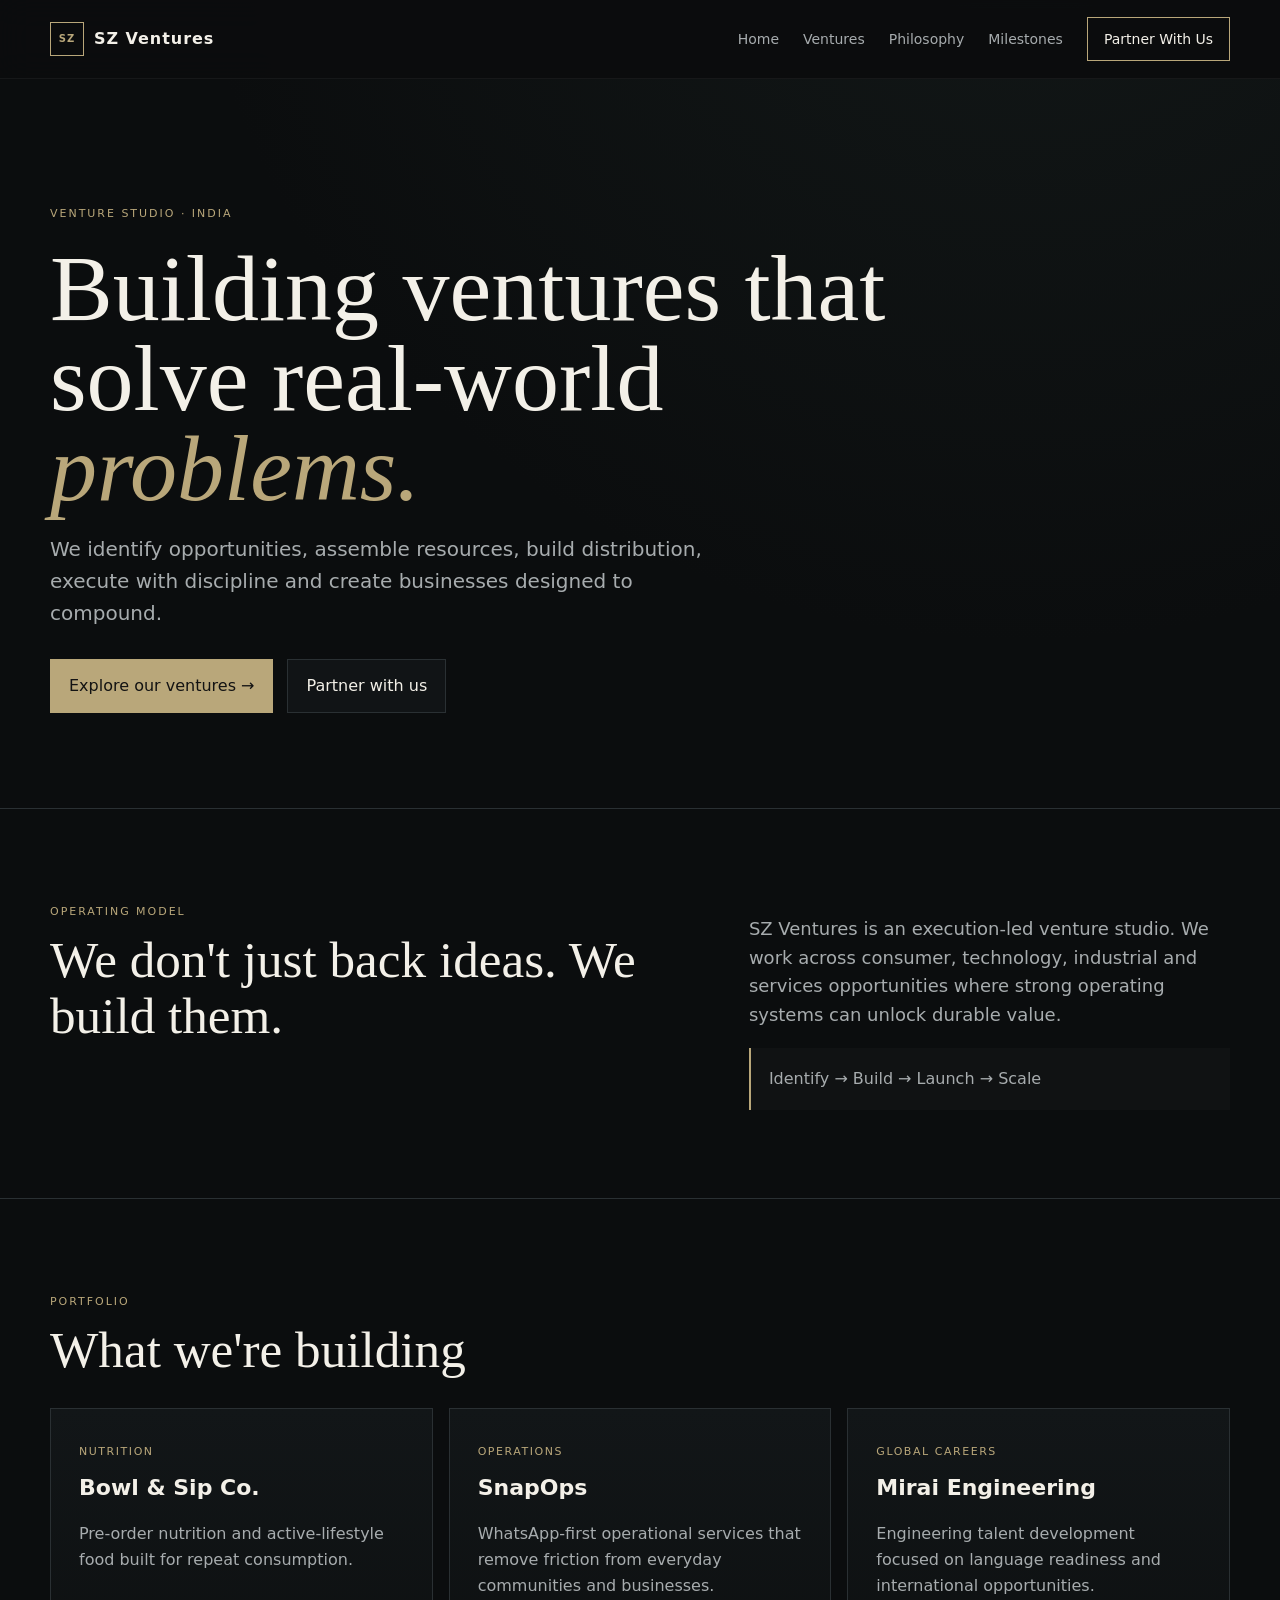
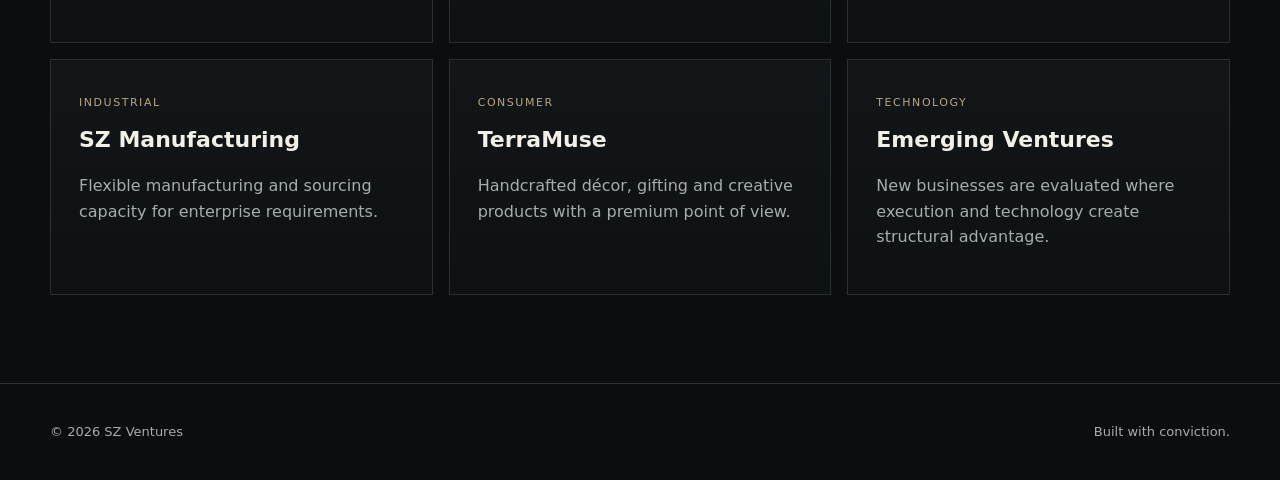
<file: index.html>
<!doctype html><html lang="en"><head><meta charset="utf-8"><meta name="viewport" content="width=device-width,initial-scale=1"><title>Building businesses that matter — SZ Ventures</title><meta name="description" content="SZ Ventures builds and scales ventures around real-world needs."><link rel="stylesheet" href="assets/site.css"><script defer src="assets/site.js"></script></head><body><header class="nav"><div class="nav-inner container"><a class="brand" href="index.html"><span class="mark">SZ</span><span>SZ Ventures</span></a><nav class="links"><a href="index.html">Home</a><a href="portfolio.html">Ventures</a><a href="philosophy.html">Philosophy</a><a href="achievements.html">Milestones</a><a href="contact.html" class="cta">Partner With Us</a></nav><button class="mobile" aria-label="Menu">☰</button></div></header><main><section class="hero"><div class="container"><span class="eyebrow">Venture Studio · India</span><h1>Building ventures that solve real-world <em>problems.</em></h1><p>We identify opportunities, assemble resources, build distribution, execute with discipline and create businesses designed to compound.</p><div class="actions"><a class="btn primary" href="portfolio.html">Explore our ventures →</a><a class="btn" href="contact.html">Partner with us</a></div></div></section><section class="section"><div class="container split"><div><span class="eyebrow">Operating model</span><h2>We don't just back ideas. We build them.</h2></div><div><p class="lead">SZ Ventures is an execution-led venture studio. We work across consumer, technology, industrial and services opportunities where strong operating systems can unlock durable value.</p><div class="notice">Identify → Build → Launch → Scale</div></div></div></section><section class="section"><div class="container"><span class="eyebrow">Portfolio</span><h2>What we're building</h2><div class="grid"><article class="card"><small class="meta">Nutrition</small><h3>Bowl & Sip Co.</h3><p>Pre-order nutrition and active-lifestyle food built for repeat consumption.</p></article><article class="card"><small class="meta">Operations</small><h3>SnapOps</h3><p>WhatsApp-first operational services that remove friction from everyday communities and businesses.</p></article><article class="card"><small class="meta">Global careers</small><h3>Mirai Engineering</h3><p>Engineering talent development focused on language readiness and international opportunities.</p></article><article class="card"><small class="meta">Industrial</small><h3>SZ Manufacturing</h3><p>Flexible manufacturing and sourcing capacity for enterprise requirements.</p></article><article class="card"><small class="meta">Consumer</small><h3>TerraMuse</h3><p>Handcrafted décor, gifting and creative products with a premium point of view.</p></article><article class="card"><small class="meta">Technology</small><h3>Emerging Ventures</h3><p>New businesses are evaluated where execution and technology create structural advantage.</p></article></div></div></section></main><footer class="footer"><div class="footer-inner container"><span>© <span data-year></span> SZ Ventures</span><span>Built with conviction.</span></div></footer></body></html>
</file>
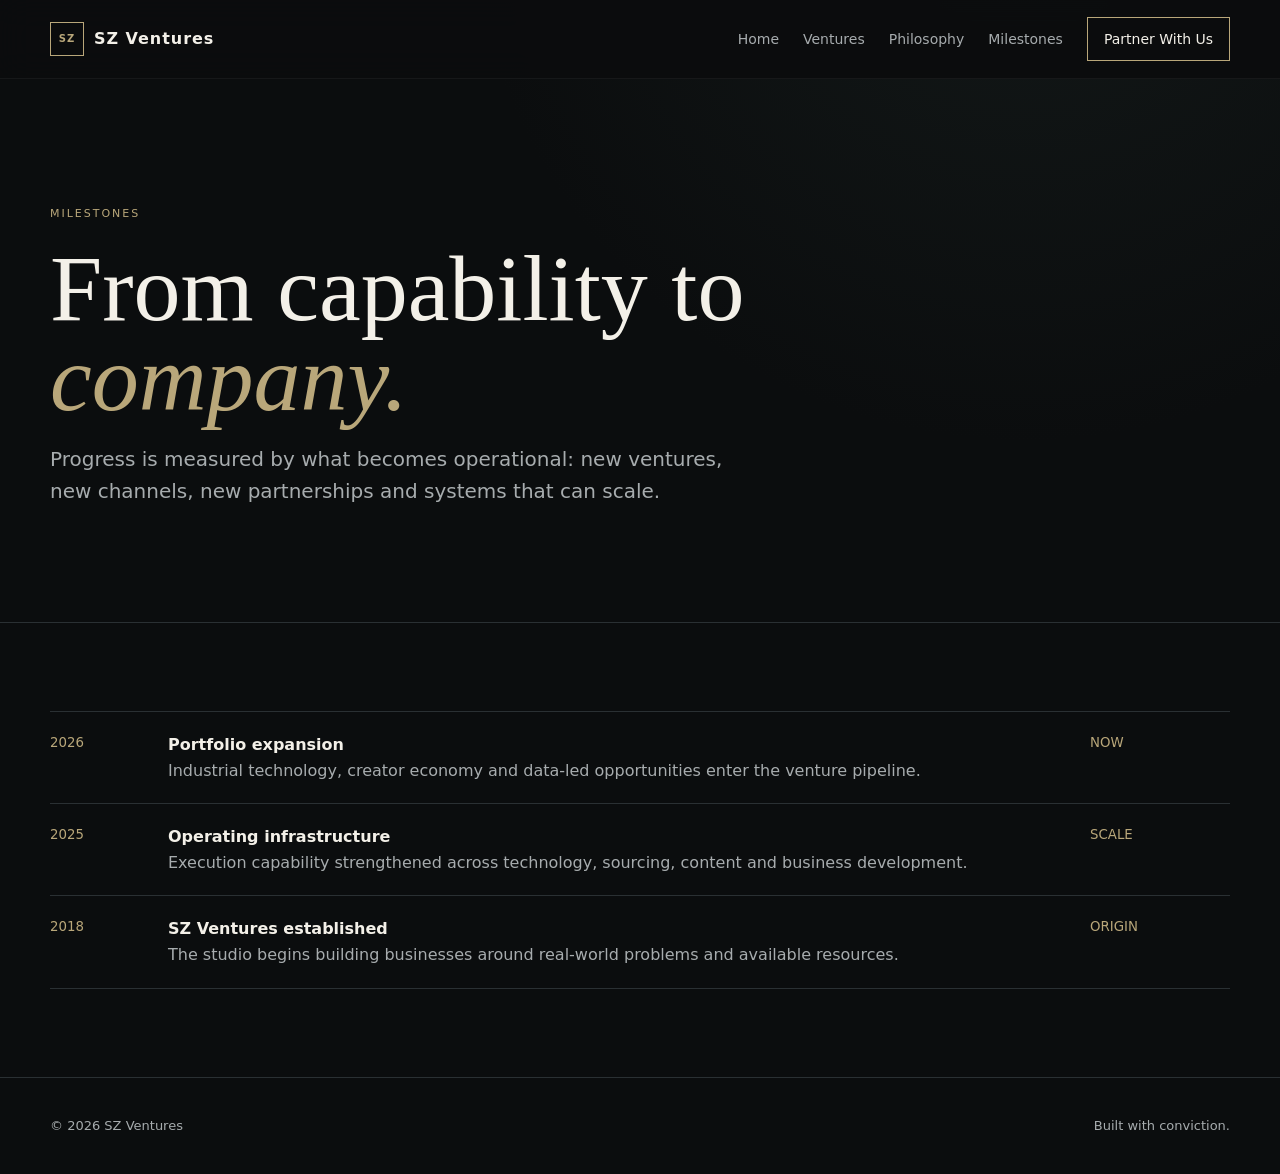
<file: achievements.html>
<!doctype html><html lang="en"><head><meta charset="utf-8"><meta name="viewport" content="width=device-width,initial-scale=1"><title>Milestones — SZ Ventures</title><meta name="description" content="SZ Ventures builds and scales ventures around real-world needs."><link rel="stylesheet" href="assets/site.css"><script defer src="assets/site.js"></script></head><body><header class="nav"><div class="nav-inner container"><a class="brand" href="index.html"><span class="mark">SZ</span><span>SZ Ventures</span></a><nav class="links"><a href="index.html">Home</a><a href="portfolio.html">Ventures</a><a href="philosophy.html">Philosophy</a><a href="achievements.html">Milestones</a><a href="contact.html" class="cta">Partner With Us</a></nav><button class="mobile" aria-label="Menu">☰</button></div></header><main><section class="hero"><div class="container"><span class="eyebrow">Milestones</span><h1>From capability to <em>company.</em></h1><p>Progress is measured by what becomes operational: new ventures, new channels, new partnerships and systems that can scale.</p></div></section><section class="section"><div class="container list"><div class="row"><small>2026</small><div><strong>Portfolio expansion</strong><br><span style="color:var(--muted)">Industrial technology, creator economy and data-led opportunities enter the venture pipeline.</span></div><small>NOW</small></div><div class="row"><small>2025</small><div><strong>Operating infrastructure</strong><br><span style="color:var(--muted)">Execution capability strengthened across technology, sourcing, content and business development.</span></div><small>SCALE</small></div><div class="row"><small>2018</small><div><strong>SZ Ventures established</strong><br><span style="color:var(--muted)">The studio begins building businesses around real-world problems and available resources.</span></div><small>ORIGIN</small></div></div></section></main><footer class="footer"><div class="footer-inner container"><span>© <span data-year></span> SZ Ventures</span><span>Built with conviction.</span></div></footer></body></html>
</file>
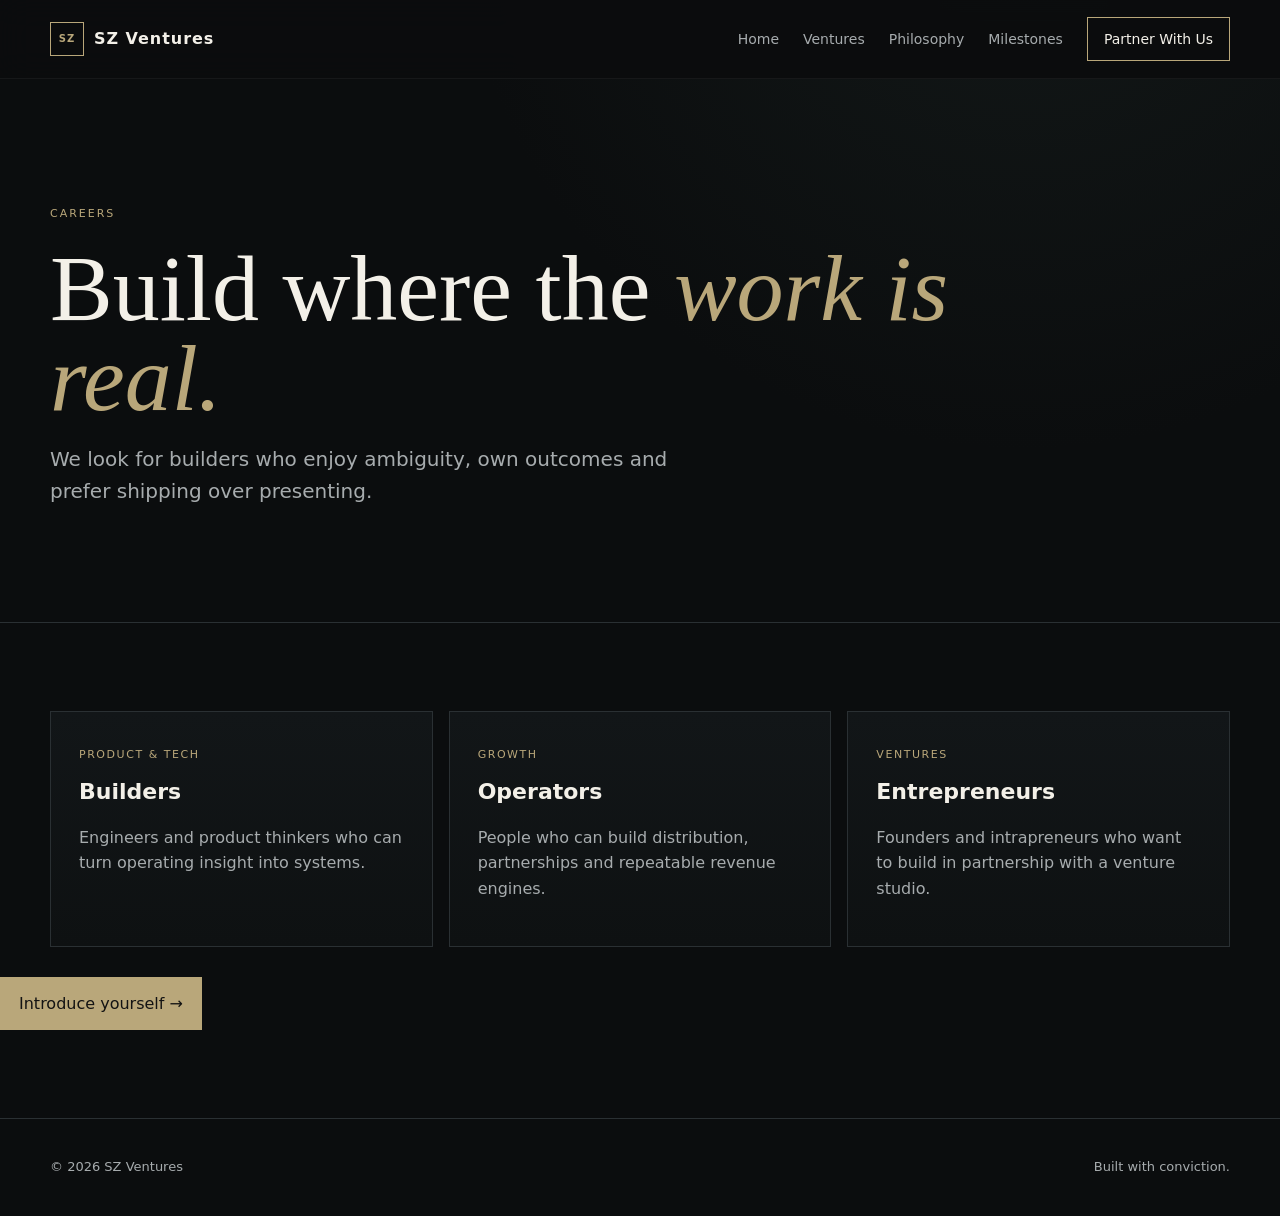
<file: careers.html>
<!doctype html><html lang="en"><head><meta charset="utf-8"><meta name="viewport" content="width=device-width,initial-scale=1"><title>Careers — SZ Ventures</title><meta name="description" content="SZ Ventures builds and scales ventures around real-world needs."><link rel="stylesheet" href="assets/site.css"><script defer src="assets/site.js"></script></head><body><header class="nav"><div class="nav-inner container"><a class="brand" href="index.html"><span class="mark">SZ</span><span>SZ Ventures</span></a><nav class="links"><a href="index.html">Home</a><a href="portfolio.html">Ventures</a><a href="philosophy.html">Philosophy</a><a href="achievements.html">Milestones</a><a href="contact.html" class="cta">Partner With Us</a></nav><button class="mobile" aria-label="Menu">☰</button></div></header><main><section class="hero"><div class="container"><span class="eyebrow">Careers</span><h1>Build where the <em>work is real.</em></h1><p>We look for builders who enjoy ambiguity, own outcomes and prefer shipping over presenting.</p></div></section><section class="section"><div class="container grid"><article class="card"><small class="meta">Product & Tech</small><h3>Builders</h3><p>Engineers and product thinkers who can turn operating insight into systems.</p></article><article class="card"><small class="meta">Growth</small><h3>Operators</h3><p>People who can build distribution, partnerships and repeatable revenue engines.</p></article><article class="card"><small class="meta">Ventures</small><h3>Entrepreneurs</h3><p>Founders and intrapreneurs who want to build in partnership with a venture studio.</p></article></div><div class="actions"><a class="btn primary" href="mailto:hello@szventures.com?subject=Career%20at%20SZ%20Ventures">Introduce yourself →</a></div></div></section></main><footer class="footer"><div class="footer-inner container"><span>© <span data-year></span> SZ Ventures</span><span>Built with conviction.</span></div></footer></body></html>
</file>
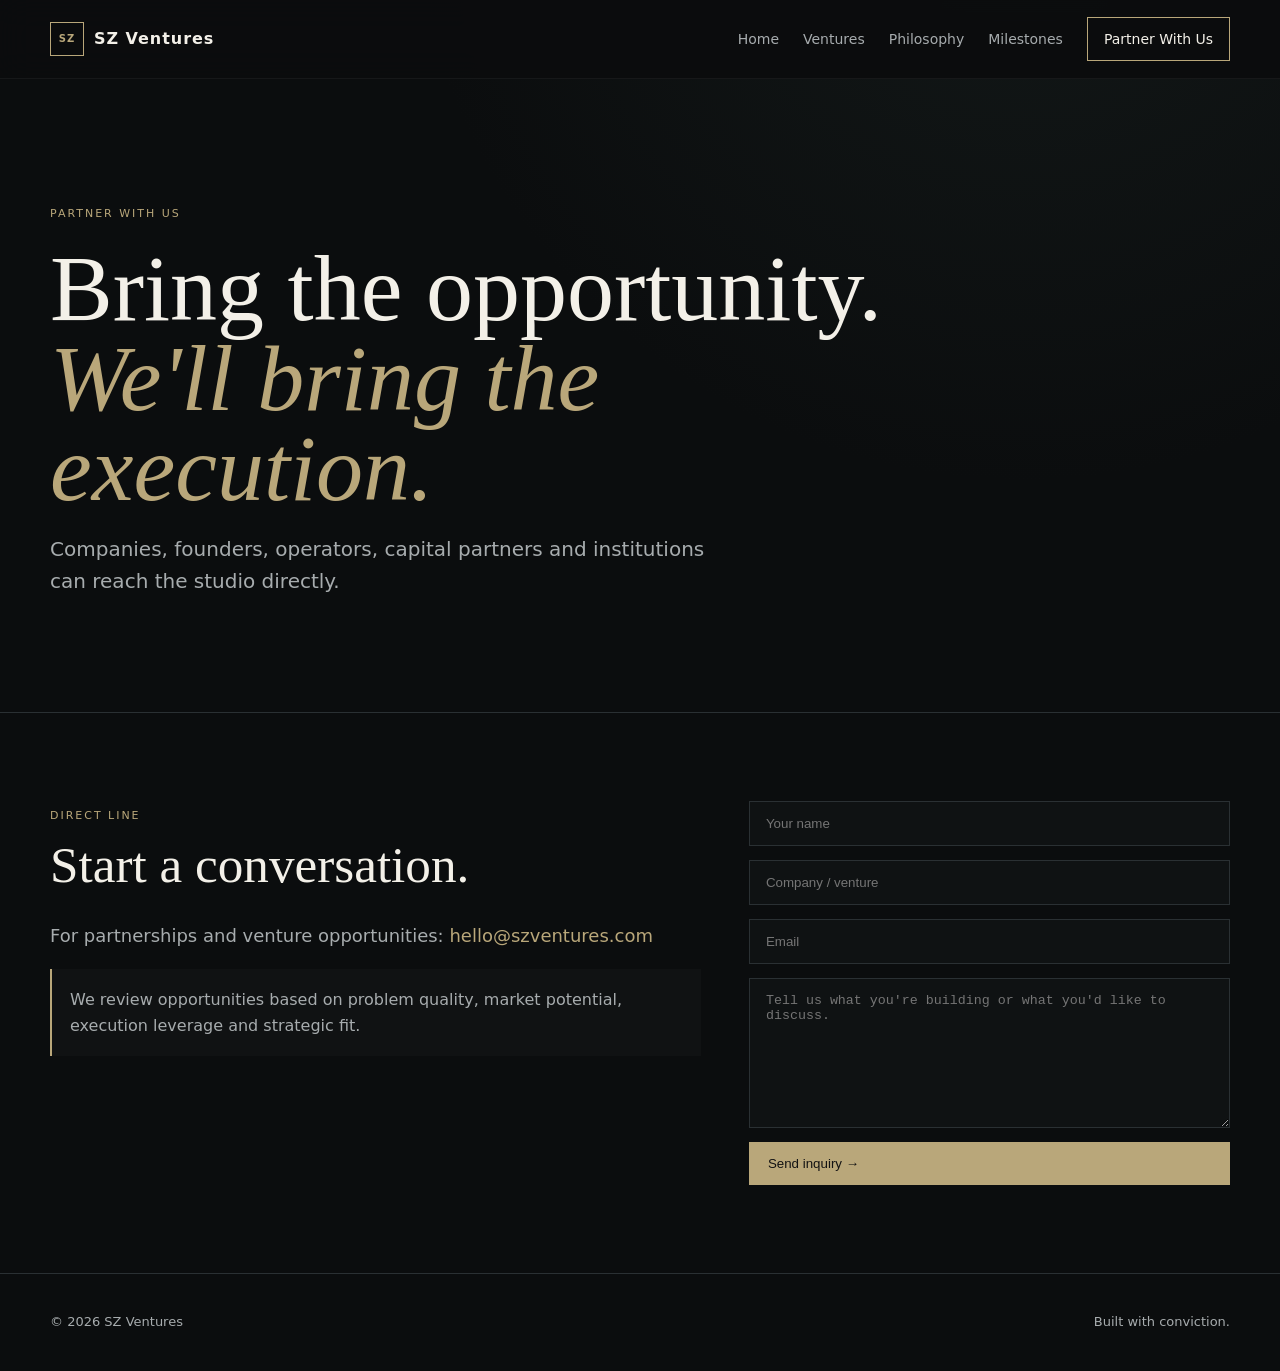
<file: contact.html>
<!doctype html><html lang="en"><head><meta charset="utf-8"><meta name="viewport" content="width=device-width,initial-scale=1"><title>Contact — SZ Ventures</title><meta name="description" content="SZ Ventures builds and scales ventures around real-world needs."><link rel="stylesheet" href="assets/site.css"><script defer src="assets/site.js"></script></head><body><header class="nav"><div class="nav-inner container"><a class="brand" href="index.html"><span class="mark">SZ</span><span>SZ Ventures</span></a><nav class="links"><a href="index.html">Home</a><a href="portfolio.html">Ventures</a><a href="philosophy.html">Philosophy</a><a href="achievements.html">Milestones</a><a href="contact.html" class="cta">Partner With Us</a></nav><button class="mobile" aria-label="Menu">☰</button></div></header><main><section class="hero"><div class="container"><span class="eyebrow">Partner With Us</span><h1>Bring the opportunity.<br><em>We'll bring the execution.</em></h1><p>Companies, founders, operators, capital partners and institutions can reach the studio directly.</p></div></section><section class="section"><div class="container split"><div><span class="eyebrow">Direct line</span><h2>Start a conversation.</h2><p class="lead">For partnerships and venture opportunities: <a href="mailto:hello@szventures.com" style="color:var(--accent)">hello@szventures.com</a></p><div class="notice">We review opportunities based on problem quality, market potential, execution leverage and strategic fit.</div></div><form class="form" action="mailto:hello@szventures.com" method="post" enctype="text/plain"><input class="input" name="name" placeholder="Your name" required><input class="input" name="company" placeholder="Company / venture"><input class="input" type="email" name="email" placeholder="Email" required><textarea class="input" name="message" placeholder="Tell us what you're building or what you'd like to discuss." required></textarea><button class="btn primary" type="submit">Send inquiry →</button></form></div></section></main><footer class="footer"><div class="footer-inner container"><span>© <span data-year></span> SZ Ventures</span><span>Built with conviction.</span></div></footer></body></html>
</file>
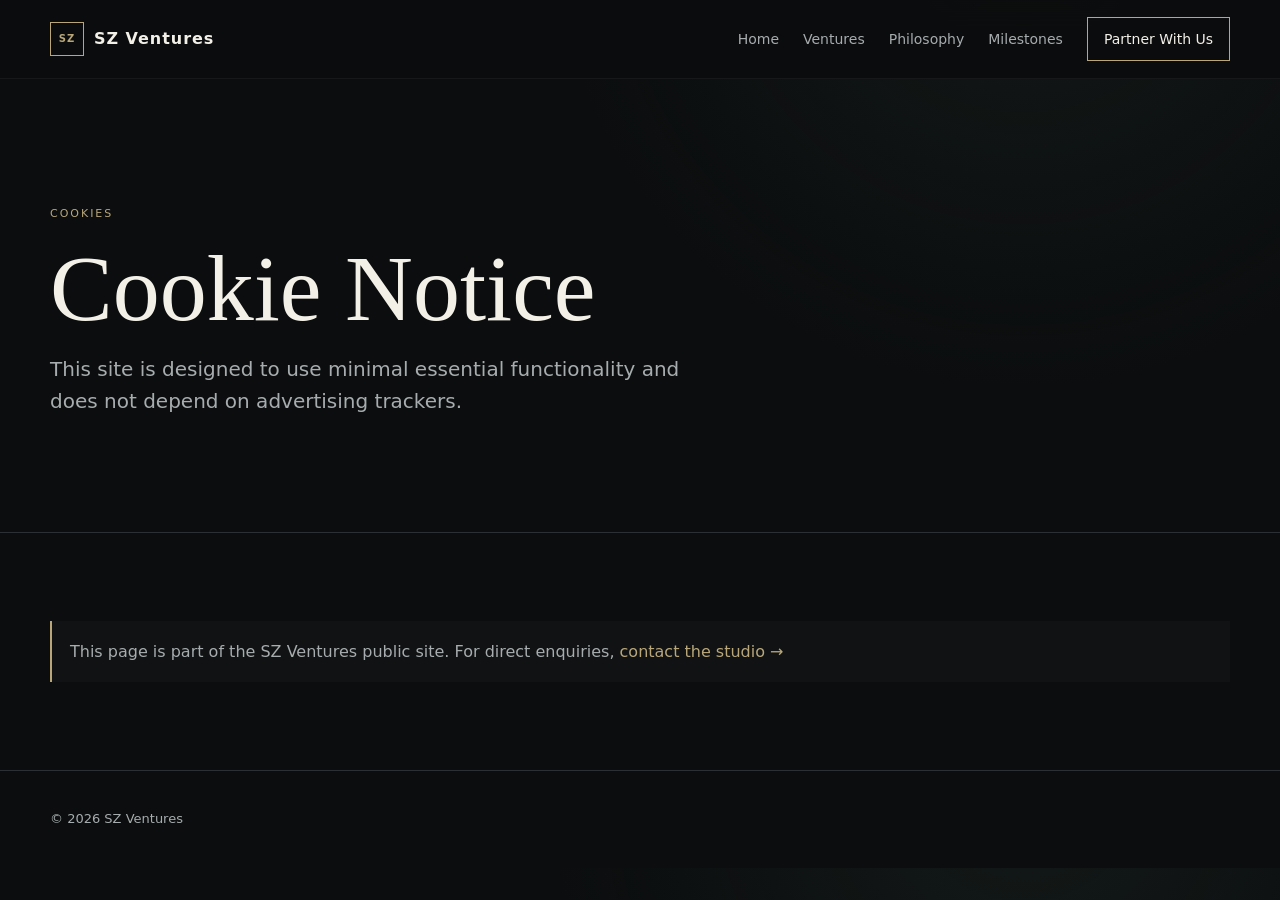
<file: cookies.html>
<!doctype html><html lang="en"><head><meta charset="utf-8"><meta name="viewport" content="width=device-width,initial-scale=1"><title>Cookies — SZ Ventures</title><link rel="stylesheet" href="assets/site.css"><script defer src="assets/site.js"></script></head><body><header class="nav"><div class="nav-inner container"><a class="brand" href="index.html"><span class="mark">SZ</span><span>SZ Ventures</span></a><nav class="links"><a href="index.html">Home</a><a href="portfolio.html">Ventures</a><a href="philosophy.html">Philosophy</a><a href="achievements.html">Milestones</a><a href="contact.html" class="cta">Partner With Us</a></nav></div></header><main><section class="hero"><div class="container"><span class="eyebrow">Cookies</span><h1>Cookie Notice</h1><p>This site is designed to use minimal essential functionality and does not depend on advertising trackers.</p></div></section><section class="section"><div class="container"><div class="notice">This page is part of the SZ Ventures public site. For direct enquiries, <a href="contact.html" style="color:var(--accent)">contact the studio →</a></div></div></section></main><footer class="footer"><div class="footer-inner container"><span>© <span data-year></span> SZ Ventures</span></div></footer></body></html>
</file>
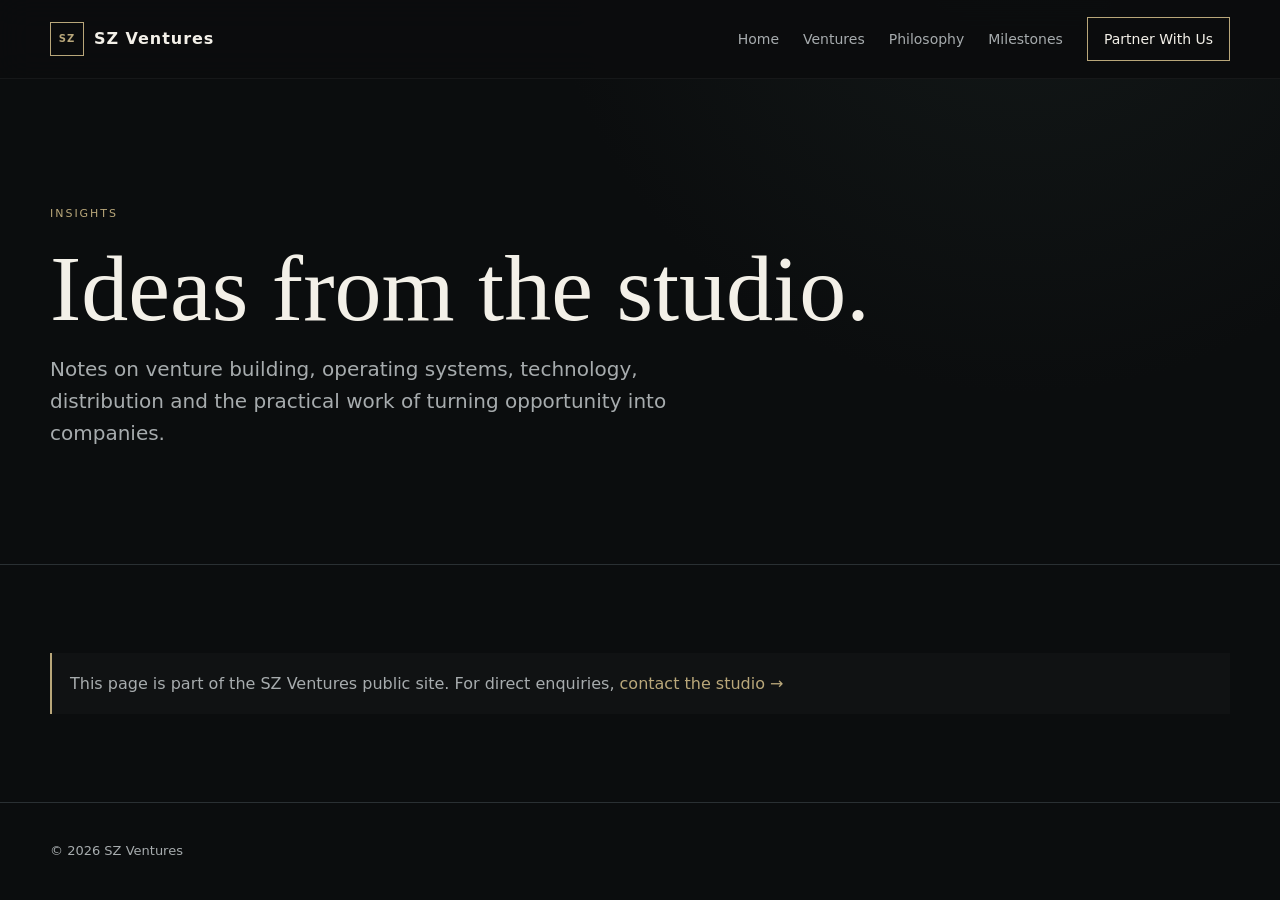
<file: insights.html>
<!doctype html><html lang="en"><head><meta charset="utf-8"><meta name="viewport" content="width=device-width,initial-scale=1"><title>Insights — SZ Ventures</title><link rel="stylesheet" href="assets/site.css"><script defer src="assets/site.js"></script></head><body><header class="nav"><div class="nav-inner container"><a class="brand" href="index.html"><span class="mark">SZ</span><span>SZ Ventures</span></a><nav class="links"><a href="index.html">Home</a><a href="portfolio.html">Ventures</a><a href="philosophy.html">Philosophy</a><a href="achievements.html">Milestones</a><a href="contact.html" class="cta">Partner With Us</a></nav></div></header><main><section class="hero"><div class="container"><span class="eyebrow">Insights</span><h1>Ideas from the studio.</h1><p>Notes on venture building, operating systems, technology, distribution and the practical work of turning opportunity into companies.</p></div></section><section class="section"><div class="container"><div class="notice">This page is part of the SZ Ventures public site. For direct enquiries, <a href="contact.html" style="color:var(--accent)">contact the studio →</a></div></div></section></main><footer class="footer"><div class="footer-inner container"><span>© <span data-year></span> SZ Ventures</span></div></footer></body></html>
</file>
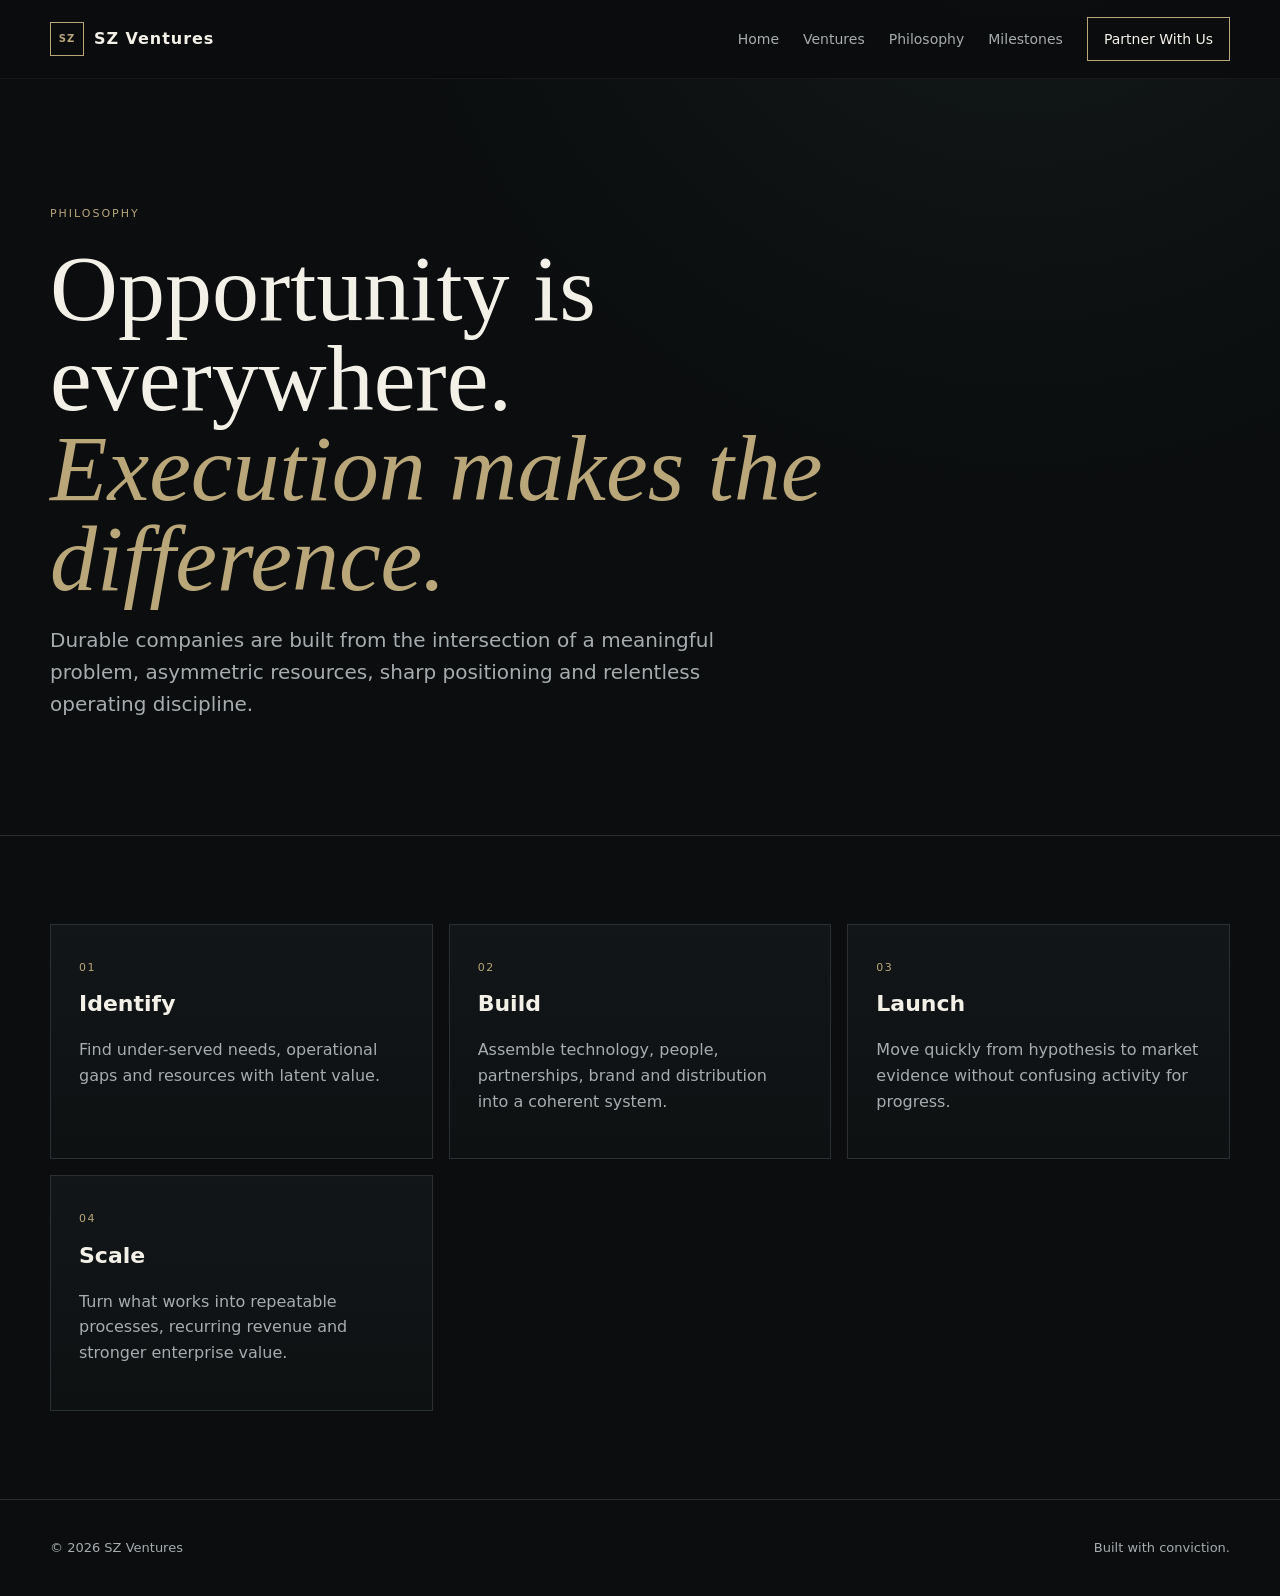
<file: philosophy.html>
<!doctype html><html lang="en"><head><meta charset="utf-8"><meta name="viewport" content="width=device-width,initial-scale=1"><title>Philosophy — SZ Ventures</title><meta name="description" content="SZ Ventures builds and scales ventures around real-world needs."><link rel="stylesheet" href="assets/site.css"><script defer src="assets/site.js"></script></head><body><header class="nav"><div class="nav-inner container"><a class="brand" href="index.html"><span class="mark">SZ</span><span>SZ Ventures</span></a><nav class="links"><a href="index.html">Home</a><a href="portfolio.html">Ventures</a><a href="philosophy.html">Philosophy</a><a href="achievements.html">Milestones</a><a href="contact.html" class="cta">Partner With Us</a></nav><button class="mobile" aria-label="Menu">☰</button></div></header><main><section class="hero"><div class="container"><span class="eyebrow">Philosophy</span><h1>Opportunity is everywhere.<br><em>Execution makes the difference.</em></h1><p>Durable companies are built from the intersection of a meaningful problem, asymmetric resources, sharp positioning and relentless operating discipline.</p></div></section><section class="section"><div class="container grid"><article class="card"><small class="meta">01</small><h3>Identify</h3><p>Find under-served needs, operational gaps and resources with latent value.</p></article><article class="card"><small class="meta">02</small><h3>Build</h3><p>Assemble technology, people, partnerships, brand and distribution into a coherent system.</p></article><article class="card"><small class="meta">03</small><h3>Launch</h3><p>Move quickly from hypothesis to market evidence without confusing activity for progress.</p></article><article class="card"><small class="meta">04</small><h3>Scale</h3><p>Turn what works into repeatable processes, recurring revenue and stronger enterprise value.</p></article></div></section></main><footer class="footer"><div class="footer-inner container"><span>© <span data-year></span> SZ Ventures</span><span>Built with conviction.</span></div></footer></body></html>
</file>
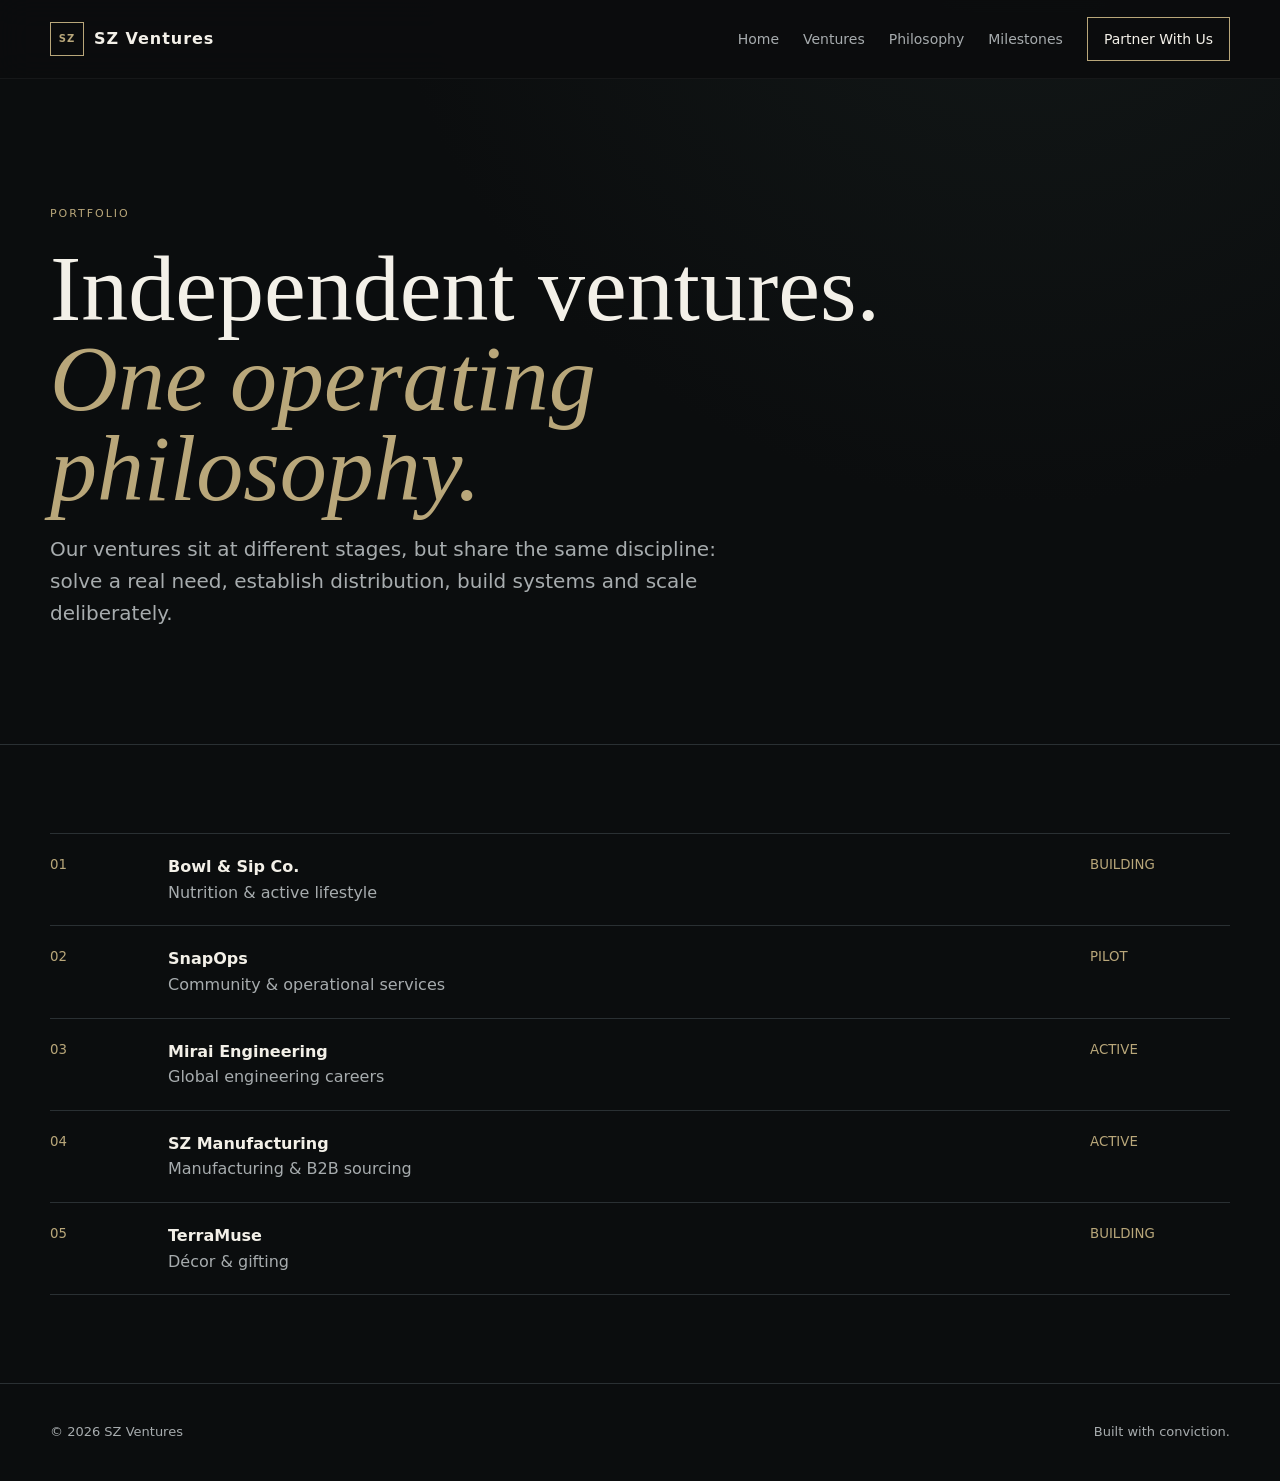
<file: portfolio.html>
<!doctype html><html lang="en"><head><meta charset="utf-8"><meta name="viewport" content="width=device-width,initial-scale=1"><title>Ventures — SZ Ventures</title><meta name="description" content="SZ Ventures builds and scales ventures around real-world needs."><link rel="stylesheet" href="assets/site.css"><script defer src="assets/site.js"></script></head><body><header class="nav"><div class="nav-inner container"><a class="brand" href="index.html"><span class="mark">SZ</span><span>SZ Ventures</span></a><nav class="links"><a href="index.html">Home</a><a href="portfolio.html">Ventures</a><a href="philosophy.html">Philosophy</a><a href="achievements.html">Milestones</a><a href="contact.html" class="cta">Partner With Us</a></nav><button class="mobile" aria-label="Menu">☰</button></div></header><main><section class="hero"><div class="container"><span class="eyebrow">Portfolio</span><h1>Independent ventures.<br><em>One operating philosophy.</em></h1><p>Our ventures sit at different stages, but share the same discipline: solve a real need, establish distribution, build systems and scale deliberately.</p></div></section><section class="section"><div class="container list"><div class="row"><small>01</small><div><strong>Bowl & Sip Co.</strong><br><span style="color:var(--muted)">Nutrition & active lifestyle</span></div><small>BUILDING</small></div><div class="row"><small>02</small><div><strong>SnapOps</strong><br><span style="color:var(--muted)">Community & operational services</span></div><small>PILOT</small></div><div class="row"><small>03</small><div><strong>Mirai Engineering</strong><br><span style="color:var(--muted)">Global engineering careers</span></div><small>ACTIVE</small></div><div class="row"><small>04</small><div><strong>SZ Manufacturing</strong><br><span style="color:var(--muted)">Manufacturing & B2B sourcing</span></div><small>ACTIVE</small></div><div class="row"><small>05</small><div><strong>TerraMuse</strong><br><span style="color:var(--muted)">Décor & gifting</span></div><small>BUILDING</small></div></div></section></main><footer class="footer"><div class="footer-inner container"><span>© <span data-year></span> SZ Ventures</span><span>Built with conviction.</span></div></footer></body></html>
</file>
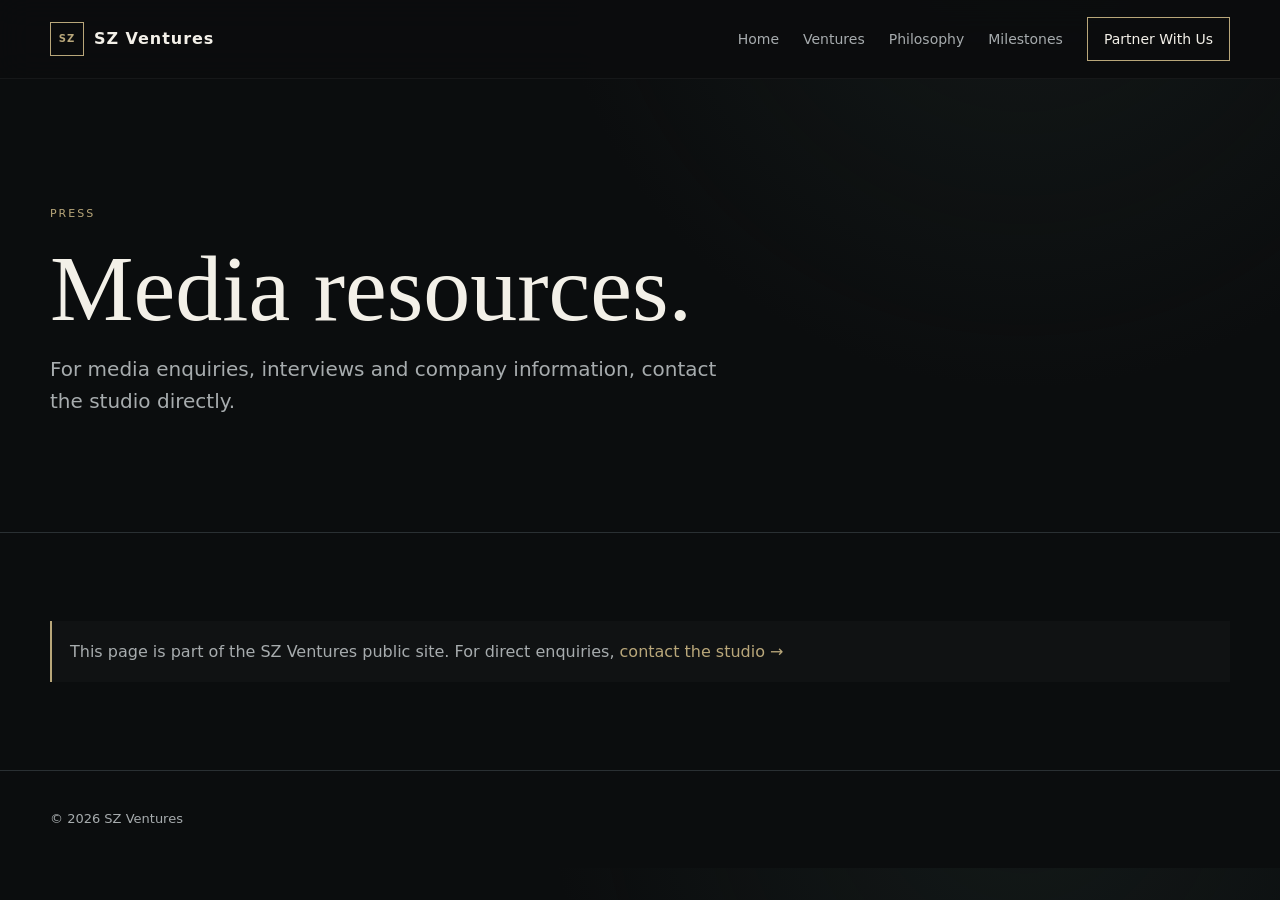
<file: press.html>
<!doctype html><html lang="en"><head><meta charset="utf-8"><meta name="viewport" content="width=device-width,initial-scale=1"><title>Press — SZ Ventures</title><link rel="stylesheet" href="assets/site.css"><script defer src="assets/site.js"></script></head><body><header class="nav"><div class="nav-inner container"><a class="brand" href="index.html"><span class="mark">SZ</span><span>SZ Ventures</span></a><nav class="links"><a href="index.html">Home</a><a href="portfolio.html">Ventures</a><a href="philosophy.html">Philosophy</a><a href="achievements.html">Milestones</a><a href="contact.html" class="cta">Partner With Us</a></nav></div></header><main><section class="hero"><div class="container"><span class="eyebrow">Press</span><h1>Media resources.</h1><p>For media enquiries, interviews and company information, contact the studio directly.</p></div></section><section class="section"><div class="container"><div class="notice">This page is part of the SZ Ventures public site. For direct enquiries, <a href="contact.html" style="color:var(--accent)">contact the studio →</a></div></div></section></main><footer class="footer"><div class="footer-inner container"><span>© <span data-year></span> SZ Ventures</span></div></footer></body></html>
</file>
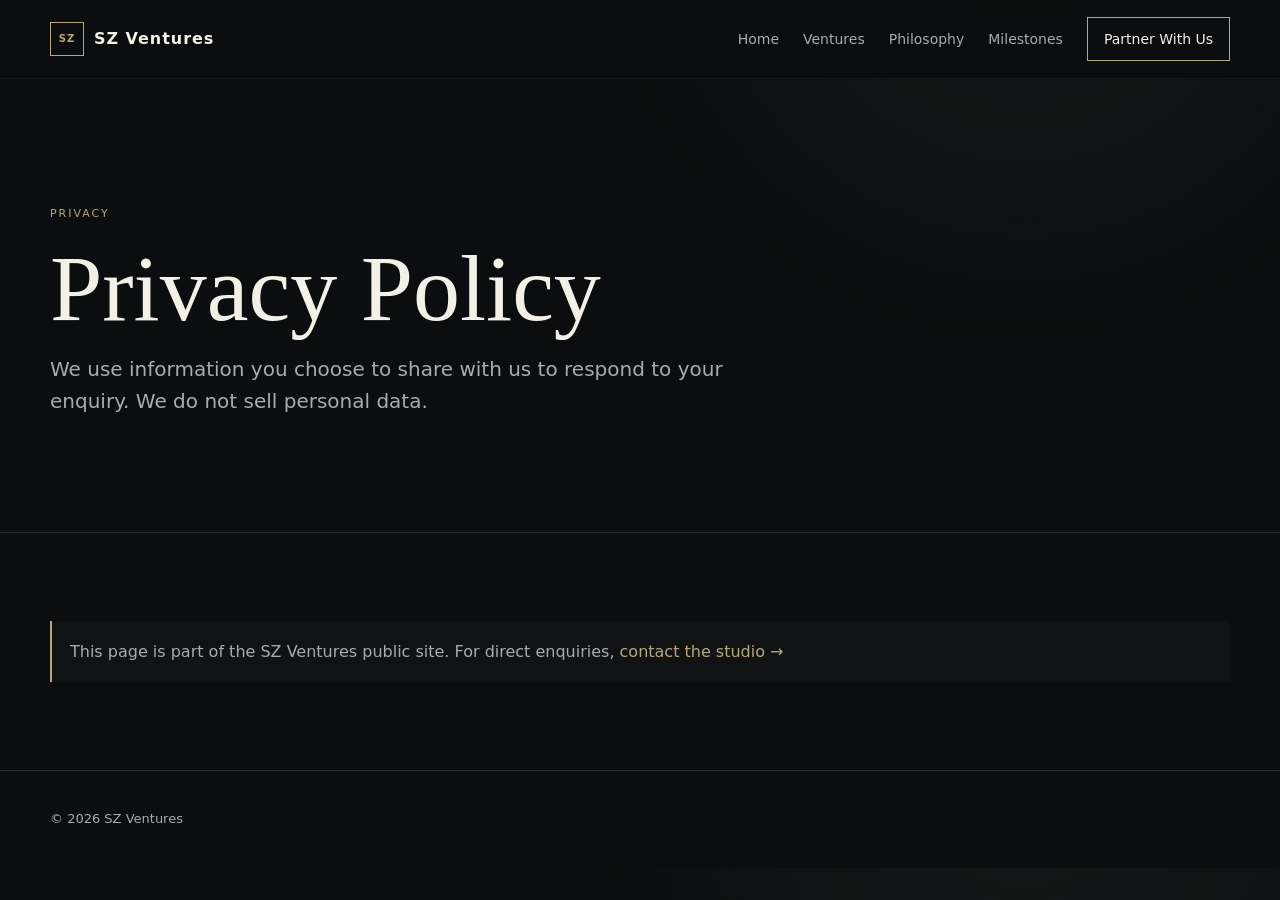
<file: privacy.html>
<!doctype html><html lang="en"><head><meta charset="utf-8"><meta name="viewport" content="width=device-width,initial-scale=1"><title>Privacy — SZ Ventures</title><link rel="stylesheet" href="assets/site.css"><script defer src="assets/site.js"></script></head><body><header class="nav"><div class="nav-inner container"><a class="brand" href="index.html"><span class="mark">SZ</span><span>SZ Ventures</span></a><nav class="links"><a href="index.html">Home</a><a href="portfolio.html">Ventures</a><a href="philosophy.html">Philosophy</a><a href="achievements.html">Milestones</a><a href="contact.html" class="cta">Partner With Us</a></nav></div></header><main><section class="hero"><div class="container"><span class="eyebrow">Privacy</span><h1>Privacy Policy</h1><p>We use information you choose to share with us to respond to your enquiry. We do not sell personal data.</p></div></section><section class="section"><div class="container"><div class="notice">This page is part of the SZ Ventures public site. For direct enquiries, <a href="contact.html" style="color:var(--accent)">contact the studio →</a></div></div></section></main><footer class="footer"><div class="footer-inner container"><span>© <span data-year></span> SZ Ventures</span></div></footer></body></html>
</file>
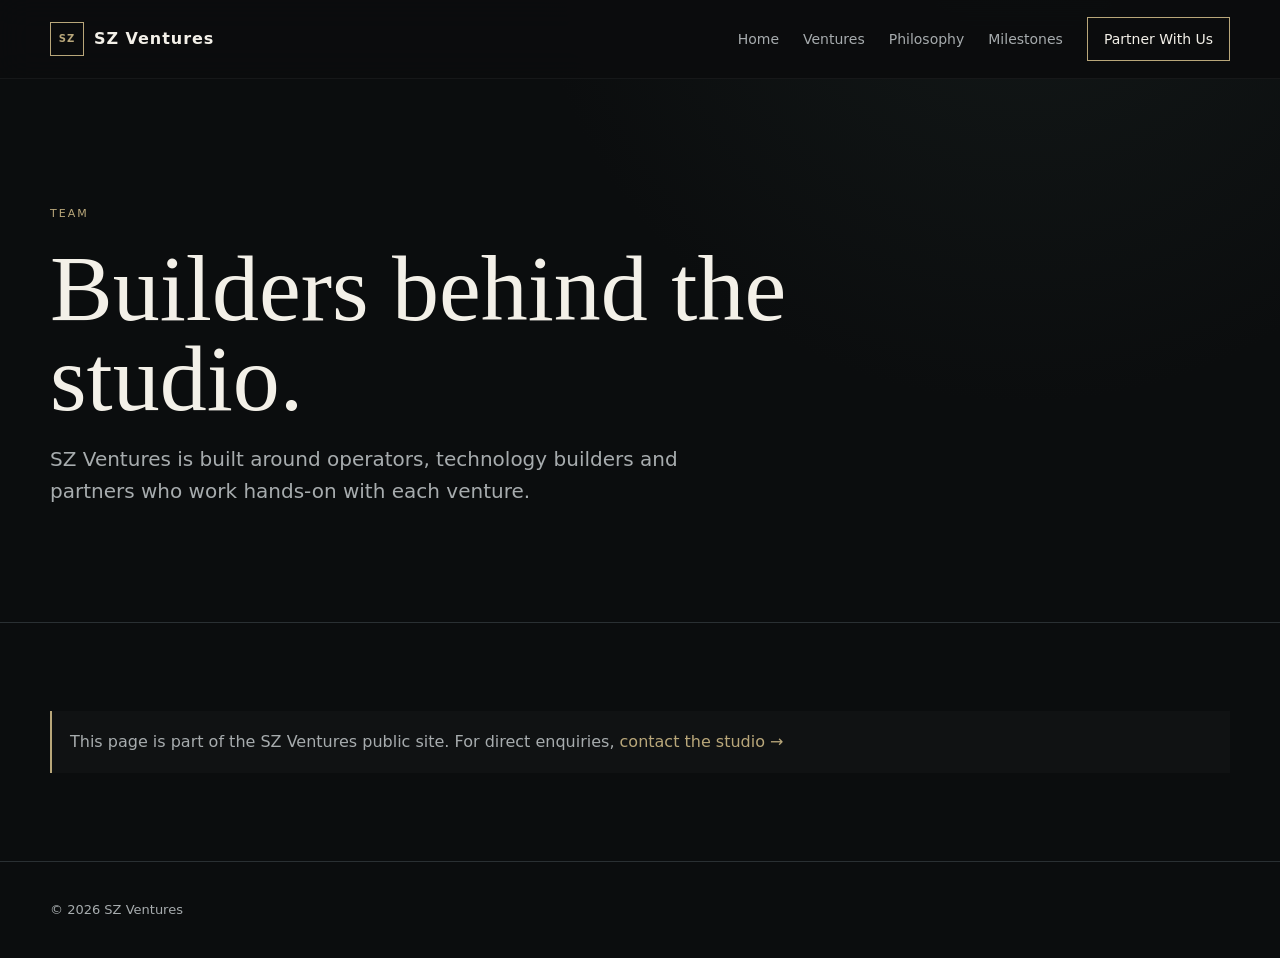
<file: team.html>
<!doctype html><html lang="en"><head><meta charset="utf-8"><meta name="viewport" content="width=device-width,initial-scale=1"><title>Team — SZ Ventures</title><link rel="stylesheet" href="assets/site.css"><script defer src="assets/site.js"></script></head><body><header class="nav"><div class="nav-inner container"><a class="brand" href="index.html"><span class="mark">SZ</span><span>SZ Ventures</span></a><nav class="links"><a href="index.html">Home</a><a href="portfolio.html">Ventures</a><a href="philosophy.html">Philosophy</a><a href="achievements.html">Milestones</a><a href="contact.html" class="cta">Partner With Us</a></nav></div></header><main><section class="hero"><div class="container"><span class="eyebrow">Team</span><h1>Builders behind the studio.</h1><p>SZ Ventures is built around operators, technology builders and partners who work hands-on with each venture.</p></div></section><section class="section"><div class="container"><div class="notice">This page is part of the SZ Ventures public site. For direct enquiries, <a href="contact.html" style="color:var(--accent)">contact the studio →</a></div></div></section></main><footer class="footer"><div class="footer-inner container"><span>© <span data-year></span> SZ Ventures</span></div></footer></body></html>
</file>
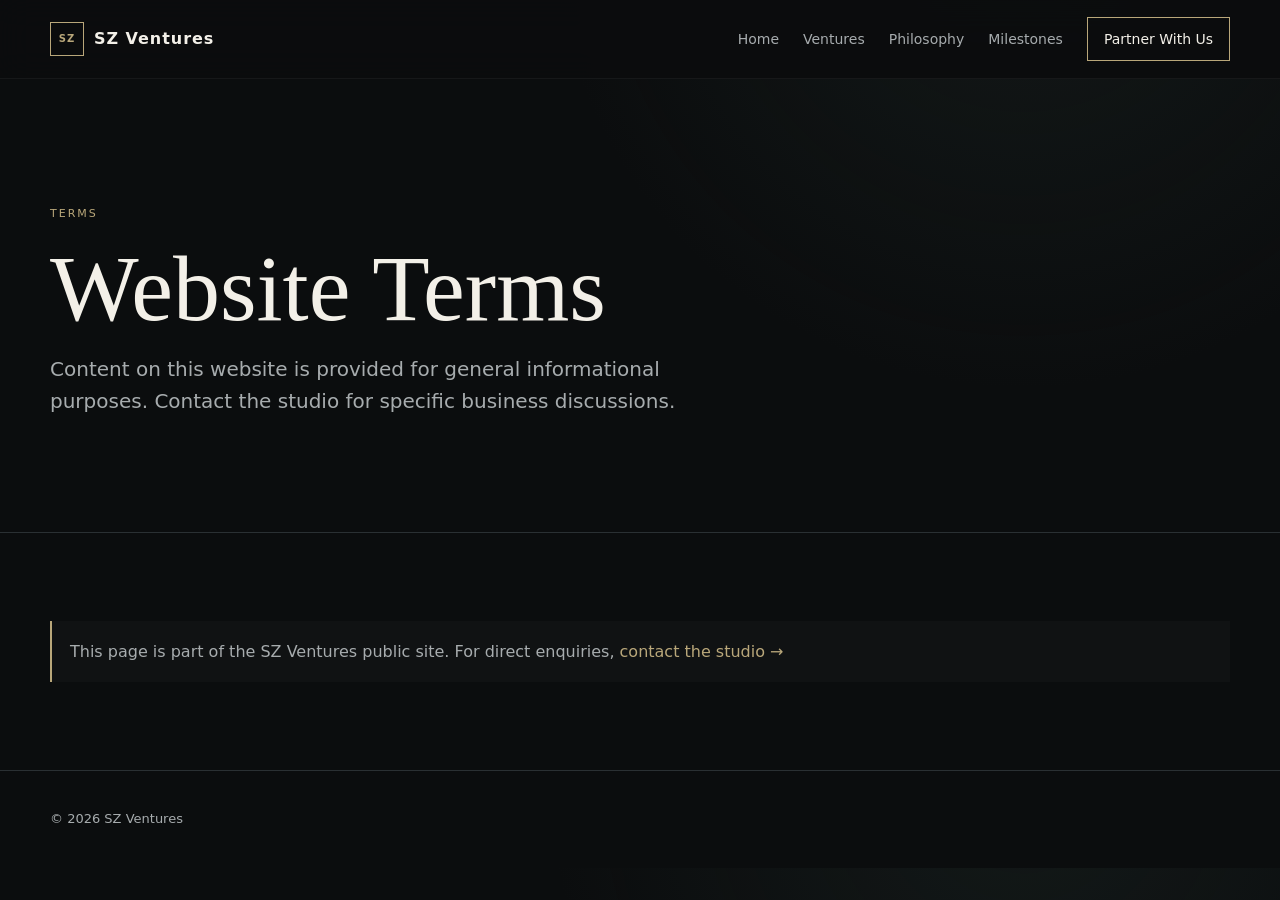
<file: terms.html>
<!doctype html><html lang="en"><head><meta charset="utf-8"><meta name="viewport" content="width=device-width,initial-scale=1"><title>Terms — SZ Ventures</title><link rel="stylesheet" href="assets/site.css"><script defer src="assets/site.js"></script></head><body><header class="nav"><div class="nav-inner container"><a class="brand" href="index.html"><span class="mark">SZ</span><span>SZ Ventures</span></a><nav class="links"><a href="index.html">Home</a><a href="portfolio.html">Ventures</a><a href="philosophy.html">Philosophy</a><a href="achievements.html">Milestones</a><a href="contact.html" class="cta">Partner With Us</a></nav></div></header><main><section class="hero"><div class="container"><span class="eyebrow">Terms</span><h1>Website Terms</h1><p>Content on this website is provided for general informational purposes. Contact the studio for specific business discussions.</p></div></section><section class="section"><div class="container"><div class="notice">This page is part of the SZ Ventures public site. For direct enquiries, <a href="contact.html" style="color:var(--accent)">contact the studio →</a></div></div></section></main><footer class="footer"><div class="footer-inner container"><span>© <span data-year></span> SZ Ventures</span></div></footer></body></html>
</file>
<file: assets/site.css>
:root{--bg:#0b0d0e;--panel:#111416;--text:#f3f0e8;--muted:#a7acae;--line:#2a3033;--accent:#b9a77a;--max:1180px}*{box-sizing:border-box}html{scroll-behavior:smooth}body{margin:0;background:radial-gradient(circle at 80% -10%,#23302d55 0,transparent 34%),var(--bg);color:var(--text);font:400 16px/1.6 Inter,system-ui,-apple-system,Segoe UI,sans-serif}a{color:inherit;text-decoration:none}.container{width:min(var(--max),calc(100% - 40px));margin:auto}.nav{position:sticky;top:0;z-index:20;background:#0b0d0ee8;backdrop-filter:blur(16px);border-bottom:1px solid #ffffff0d}.nav-inner{height:78px;display:flex;align-items:center;justify-content:space-between;gap:24px}.brand{display:flex;align-items:center;gap:10px;font-weight:700;letter-spacing:.06em}.mark{width:34px;height:34px;border:1px solid var(--accent);display:grid;place-items:center;font-size:10px;font-weight:800;color:var(--accent)}.links{display:flex;gap:24px;align-items:center}.links a{color:var(--muted);font-size:14px}.links a:hover,.links a[aria-current=page]{color:var(--text)}.cta{border:1px solid var(--accent);padding:10px 16px;color:var(--text)!important}.mobile{display:none}.hero{padding:120px 0 95px;border-bottom:1px solid var(--line)}.eyebrow{color:var(--accent);text-transform:uppercase;letter-spacing:.18em;font-size:11px}.hero h1{font:500 clamp(48px,8vw,94px)/.96 Georgia,serif;max-width:900px;margin:18px 0}.hero h1 em,.section em{color:var(--accent);font-style:italic}.hero p{max-width:680px;color:var(--muted);font-size:20px}.actions{display:flex;gap:14px;flex-wrap:wrap;margin-top:30px}.btn{display:inline-flex;padding:13px 18px;border:1px solid var(--line);background:var(--panel);align-items:center;gap:10px}.btn.primary{border-color:var(--accent);background:var(--accent);color:#131313}.section{padding:88px 0;border-bottom:1px solid var(--line)}.section h2{font:500 clamp(34px,4vw,58px)/1.08 Georgia,serif;margin:10px 0 30px}.lead{color:var(--muted);max-width:760px;font-size:18px}.grid{display:grid;grid-template-columns:repeat(3,1fr);gap:16px}.card{border:1px solid var(--line);background:linear-gradient(180deg,#121618,#0e1112);padding:28px;min-height:220px}.card h3{margin:8px 0;font-size:22px}.card p{color:var(--muted)}.meta{color:var(--accent);font-size:11px;letter-spacing:.14em;text-transform:uppercase}.split{display:grid;grid-template-columns:1.15fr .85fr;gap:48px;align-items:start}.list{display:grid;gap:0}.row{padding:20px 0;border-top:1px solid var(--line);display:grid;grid-template-columns:100px 1fr 140px;gap:18px}.row:last-child{border-bottom:1px solid var(--line)}.row small{color:var(--accent)}.footer{padding:38px 0;color:var(--muted);font-size:13px}.footer-inner{display:flex;justify-content:space-between;gap:20px;flex-wrap:wrap}.notice{padding:18px;border-left:2px solid var(--accent);background:#ffffff05;color:var(--muted)}.form{display:grid;gap:14px;max-width:760px}.input{width:100%;padding:14px 16px;background:#0f1213;border:1px solid var(--line);color:var(--text)}textarea.input{min-height:150px;resize:vertical}@media(max-width:860px){.links{display:none}.mobile{display:block;background:none;border:0;color:var(--text);font-size:22px}.hero{padding:90px 0 70px}.hero p{font-size:18px}.container{width:min(var(--max),calc(100% - 28px))}.grid,.split{grid-template-columns:1fr}.row{grid-template-columns:1fr}}
</file>
